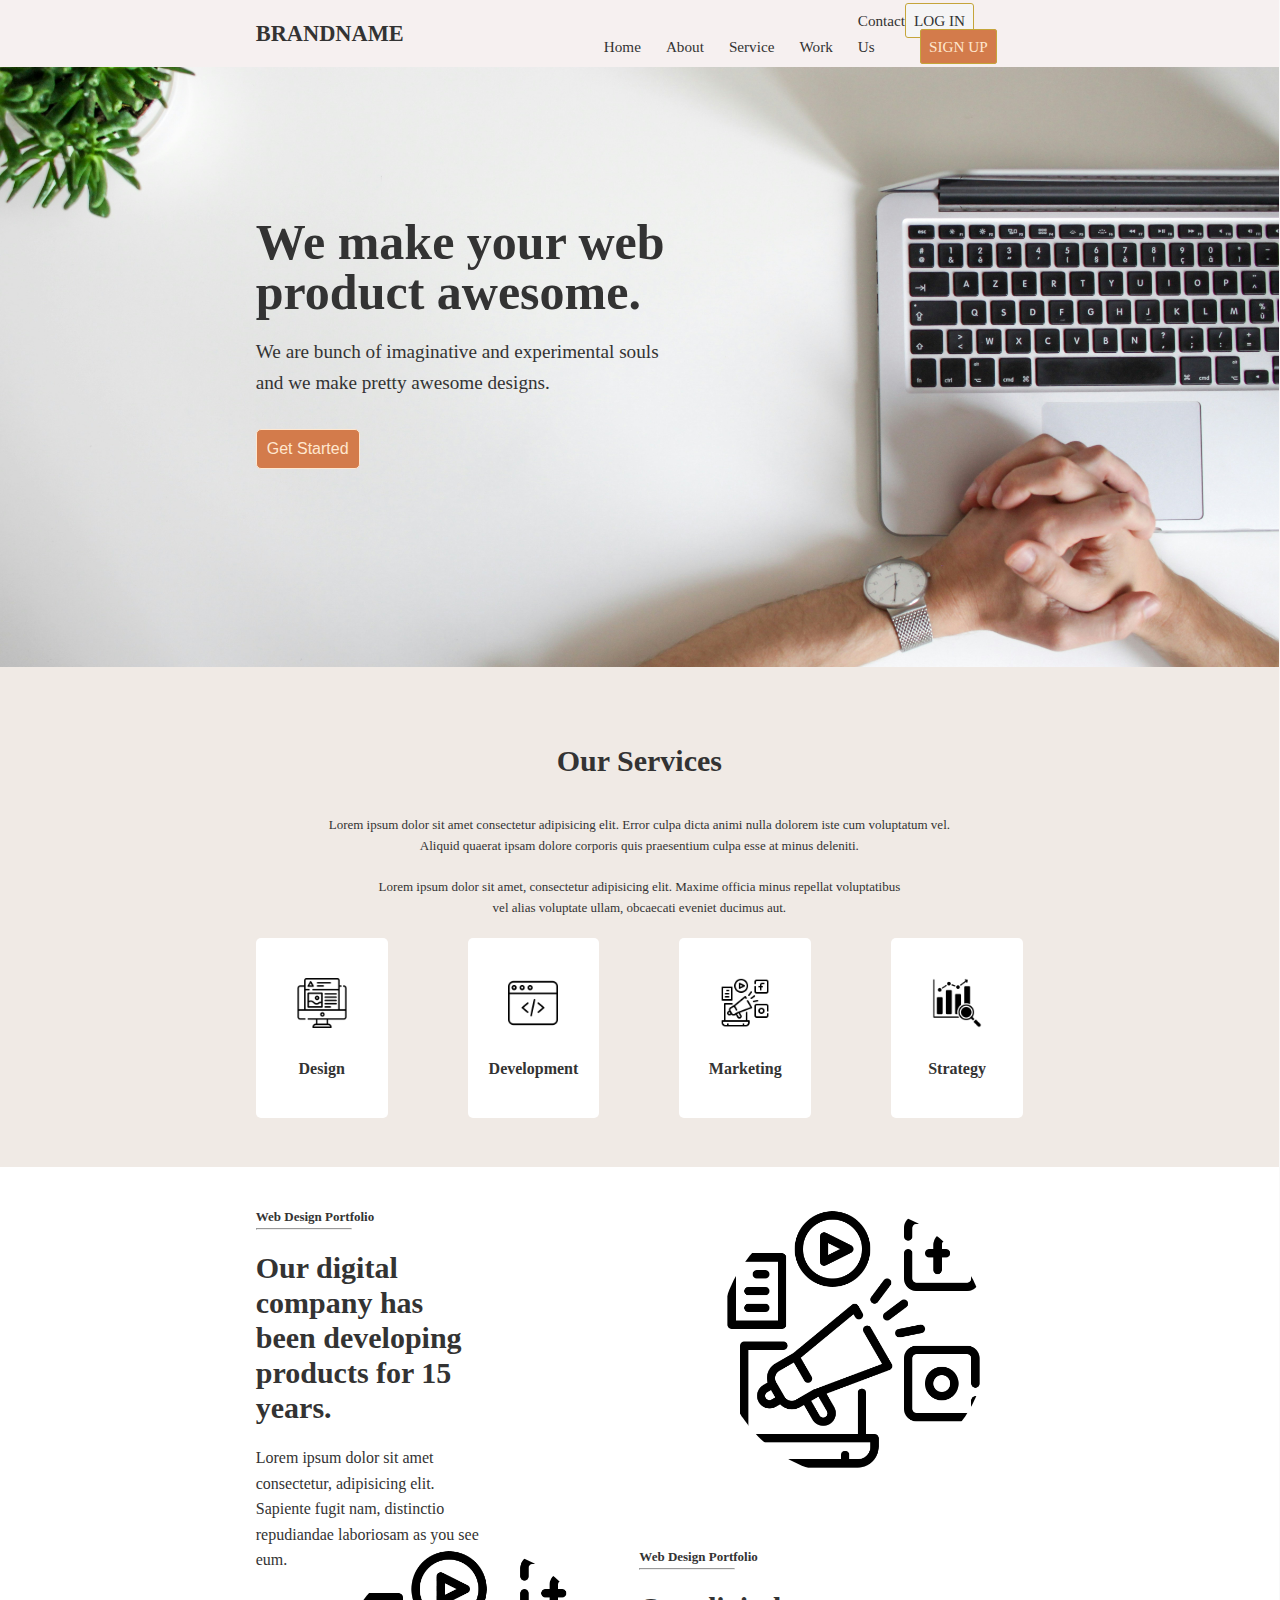
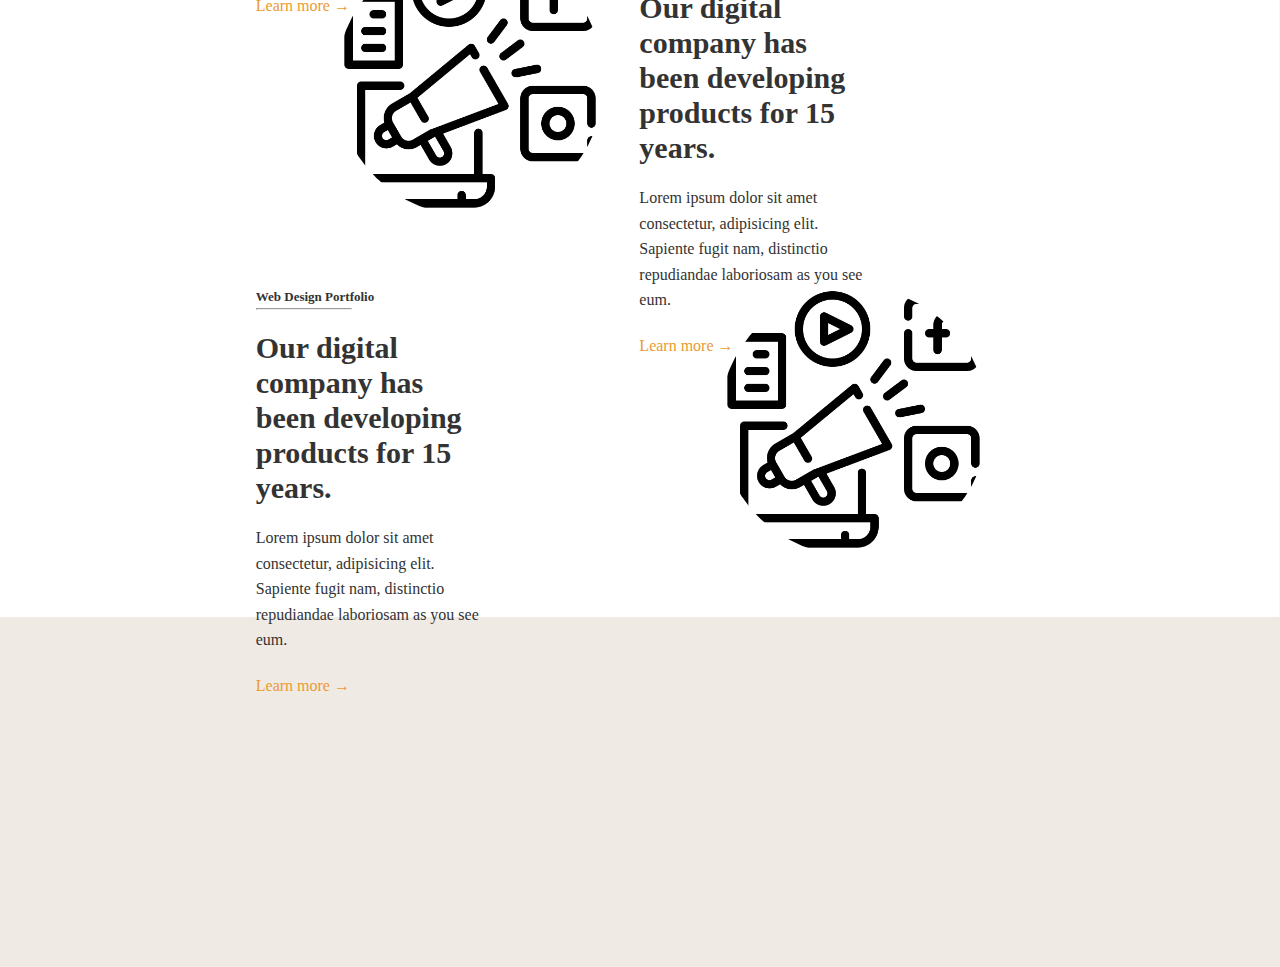
<file: index.html>
<!DOCTYPE html>
<html lang="en">
<head>
    <meta charset="UTF-8">
    <meta name="viewport" content="width=device-width, initial-scale=1.0">
    <title>Document</title>
    <link rel="stylesheet" href="/style.css">
</head>
<body>
    <header class="head">
        <div class="container">
            <div class="navbar">
                <div class="logo">BRANDNAME</div>
                <nav>
                    <ul class="navlst" >
                        <li><a href="#">Home</a></li>
                        <li><a href="#">About</a></li>
                        <li><a href="#ourService">Service</a></li>
                        <li><a href="#">Work</a></li>
                        <li><a href="#">Contact Us</a></li>
                    </ul>       
                </nav>
                <div class="nav_button">
                    <a href="#" class="btn1">LOG IN</a>
                    <a href="#" class="btn2">SIGN UP</a>
                </div>
        </div>    
    </header>
    <section class="sectionOne">
            <div class="container">
               <div class="pera">
                    <h1 class="section_one_heading">We make your web<br>product awesome.</h2>
                    <p class="peras1">We are bunch of imaginative and experimental souls <br> and we make pretty awesome designs.</p>
                    <button class="btns1">Get Started</button>
                 

               </div>
            </div>
    </section>
    <section class="ourService" id="ourService">
        <div class="container">
            <div class="headings2">
                <h1 class="h1s2"> Our Services</h1>
                <div class="peras2"> 
                    <p class="p1s2"> Lorem ipsum dolor sit amet consectetur adipisicing elit. Error culpa dicta animi nulla dolorem iste cum voluptatum vel. <br>
                    Aliquid quaerat ipsam dolore corporis quis praesentium culpa esse at minus deleniti.
                    </p>
                    <p class="p2s2">
                    Lorem ipsum dolor sit amet, consectetur adipisicing elit. Maxime officia minus repellat voluptatibus <br>vel alias voluptate ullam, obcaecati eveniet ducimus aut.
                    </p>
                </div>
            </div>
            <div class="boxs2">
                <div class="boxesS1"><img src="image/web-design.png" alt="img1" class="imgSize"> <p class="boxPs2">Design</p></div>
                <div class="boxesS1"><img src="image/web-programming.png" alt="img2" class="imgSize" > <p class="boxPs2">Development</p></div>
                <div class="boxesS1"><img src="image/bullhorn.png" alt="img3" class="imgSize"> <p class="boxPs2">Marketing</p></div>
                <div class="boxesS1"><img src="image/market-research.png" alt="img4" class="imgSize"> <p class="boxPs2">Strategy</p></div>

            </div>
        </div>
    </section>

    <section class="section3">
       <div class="container">
            <div class="boxS3">
                <div class="boxS3b1">
                    <h3 class="heading1S3">Web Design Portfolio</h3>
                    <hr>
                    <h1 class="heading2S3">Our digital company has been developing products for 15 years.</h1>
                    <p class="pera1S3">Lorem ipsum dolor sit amet consectetur, adipisicing elit. Sapiente fugit nam, distinctio repudiandae laboriosam as you see eum.
                    </p>
                    <p class="learn">Learn more &#8594; </p>
                </div>
                <div class="boxS3b2">
                    <img src="image/bullhorn.png" alt="" class="s2b2i1">
                </div>
            </div>
            <div class="boxS3">
                
                <div class="boxS3b2">
                    <img src="image/bullhorn.png" alt="" class="s2b2i1">
                </div>
                <div class="boxS3b1">
                    <h3 class="heading1S3">Web Design Portfolio</h3>
                    <hr>
                    <h1 class="heading2S3">Our digital company has been developing products for 15 years.</h1>
                    <p class="pera1S3">Lorem ipsum dolor sit amet consectetur, adipisicing elit. Sapiente fugit nam, distinctio repudiandae laboriosam as you see eum.
                    </p>
                    <p class="learn">Learn more &#8594; </p>
                </div>
            </div>
            <div class="boxS3">
                <div class="boxS3b1">
                    <h3 class="heading1S3">Web Design Portfolio</h3>
                    <hr>
                    <h1 class="heading2S3">Our digital company has been developing products for 15 years.</h1>
                    <p class="pera1S3">Lorem ipsum dolor sit amet consectetur, adipisicing elit. Sapiente fugit nam, distinctio repudiandae laboriosam as you see eum.
                    </p>
                    <p class="learn">Learn more &#8594; </p>
                </div>
                <div class="boxS3b2">
                    <img src="image/bullhorn.png" alt="" class="s2b2i1">
                </div>
            </div>
       </div> 

    </section>

    <section class="section4">
        <div class="container"> 
            <div class="headingS4">
                
            </div>
            <div class=""></div>
            <div class=""></div>
        </div>
    </section>

</body>
</html>
</file>
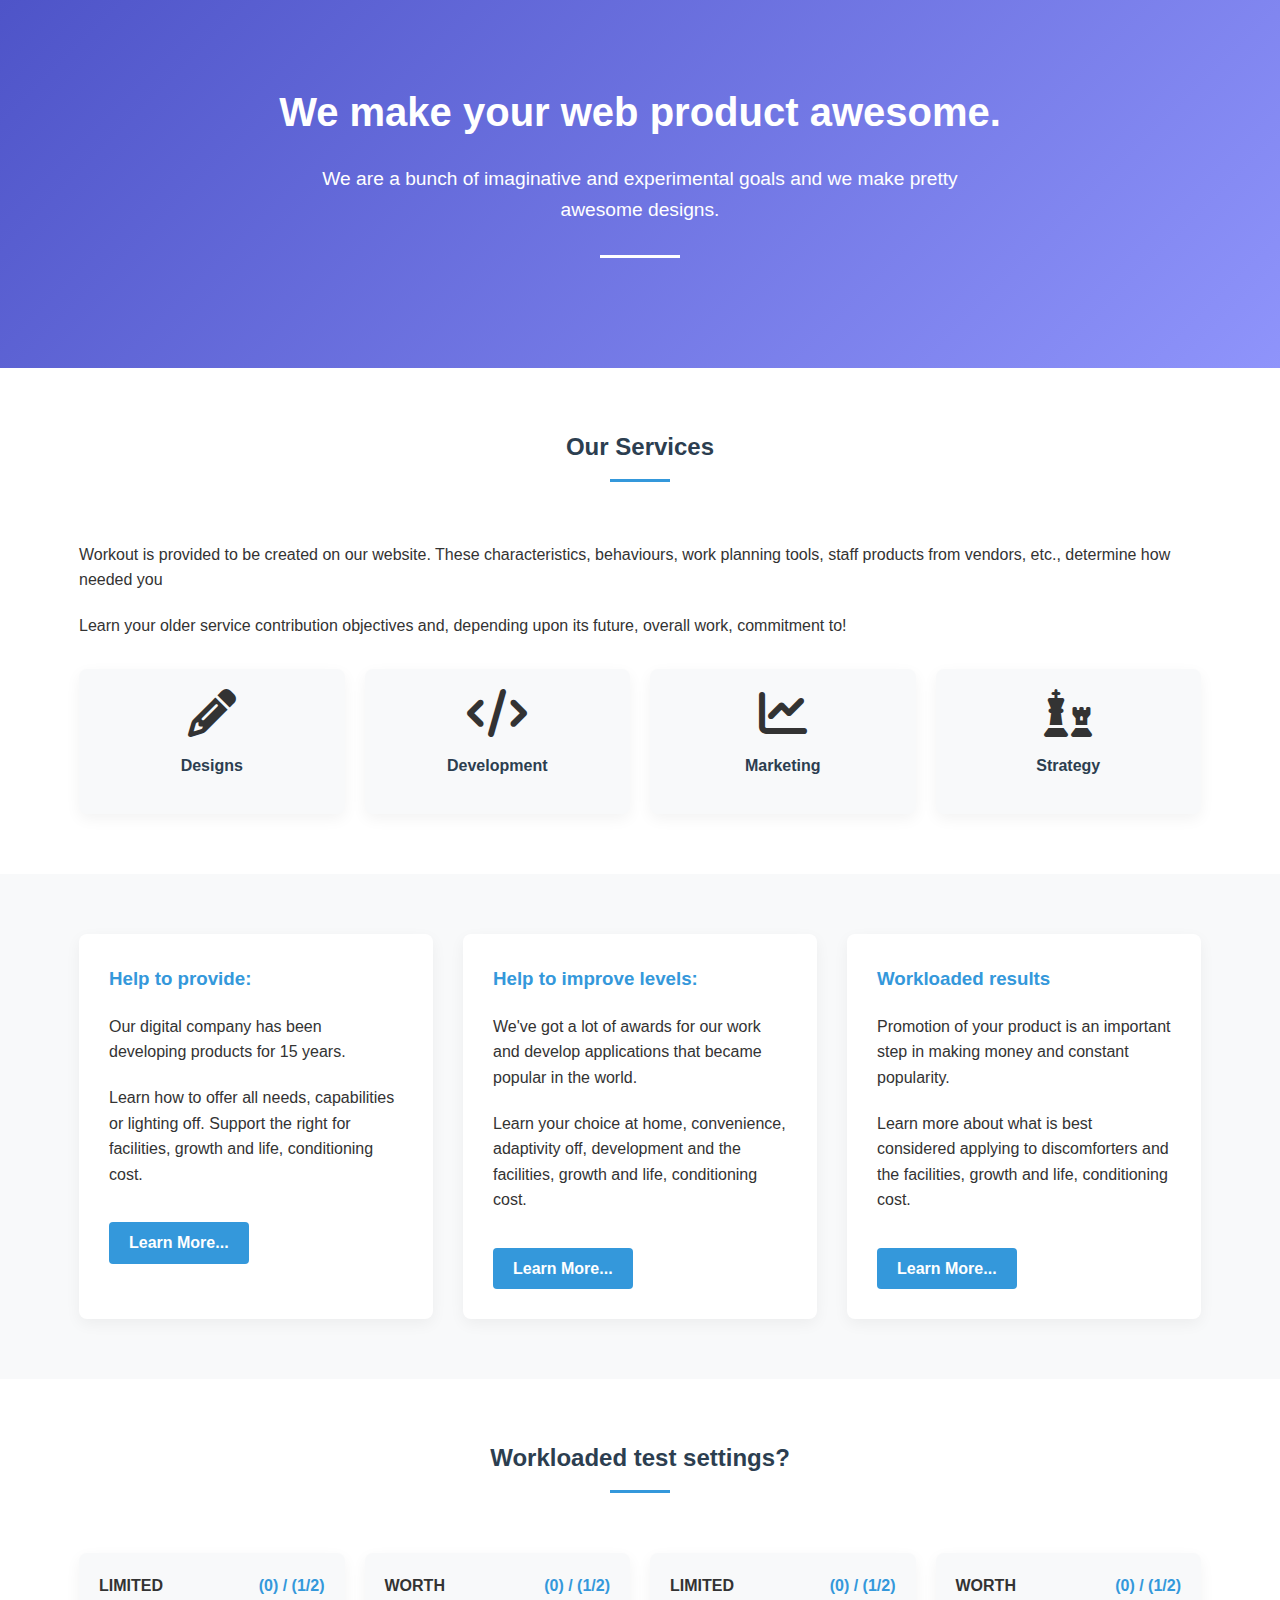
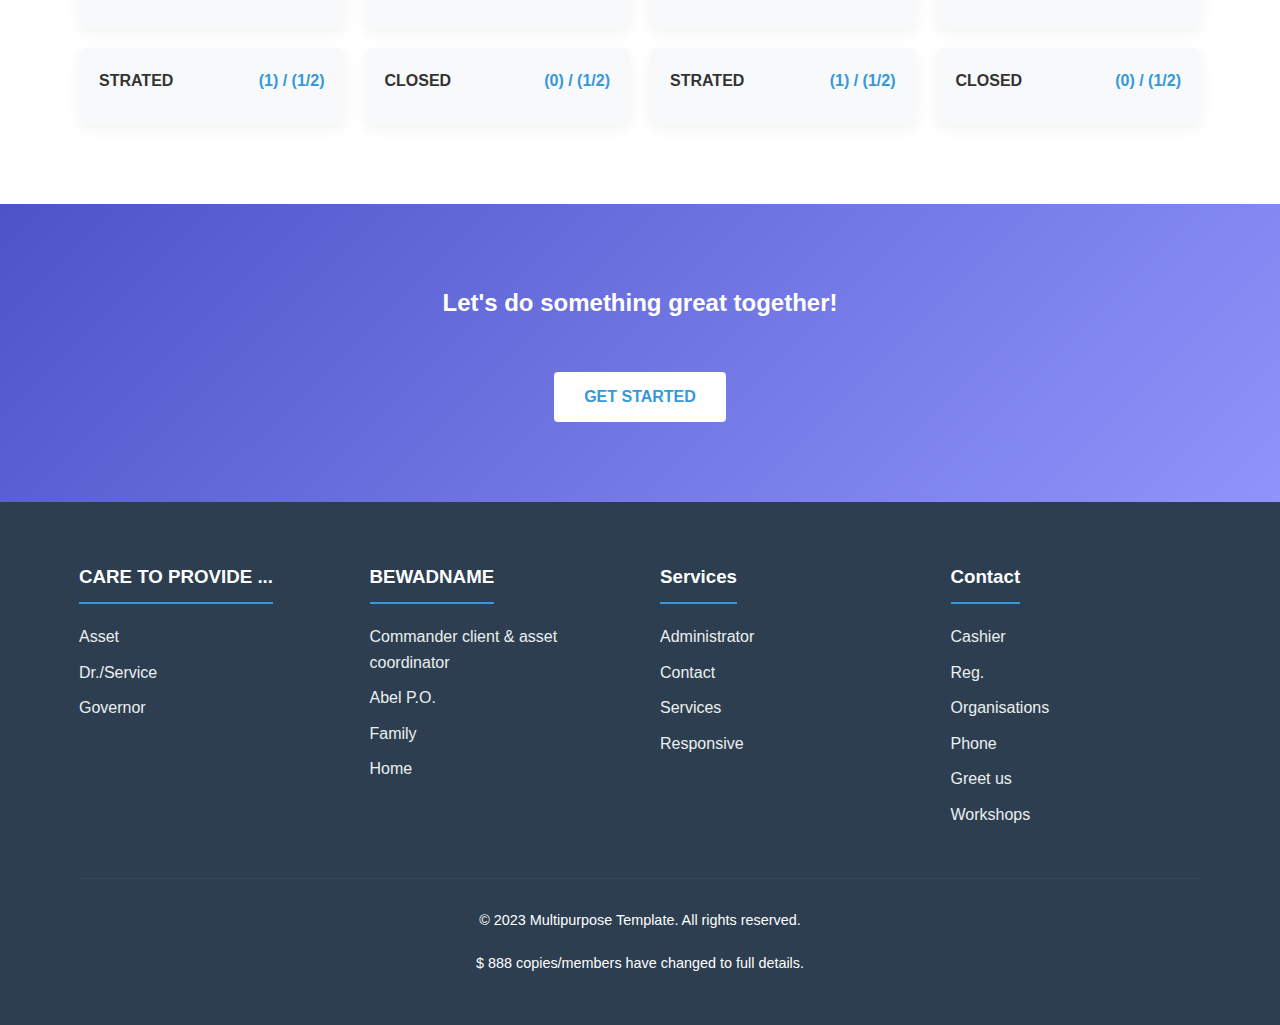
<file: new.html>
<!DOCTYPE html>
<html lang="en">
<head>
    <meta charset="UTF-8">
    <meta name="viewport" content="width=device-width, initial-scale=1.0">
    <title>Multipurpose Template</title>
    <link rel="stylesheet" href="https://cdnjs.cloudflare.com/ajax/libs/font-awesome/6.4.0/css/all.min.css">
    <style>
        /* Base Styles */
        * {
            margin: 0;
            padding: 0;
            box-sizing: border-box;
        }
        
        body {
            font-family: 'Segoe UI', Tahoma, Geneva, Verdana, sans-serif;
            line-height: 1.6;
            color: #333;
            background-color: #f9f9f9;
        }
        
        .container {
            width: 90%;
            max-width: 1200px;
            margin: 0 auto;
            padding: 0 15px;
        }
        
        section {
            padding: 60px 0;
        }
        
        h1, h2, h3, h4 {
            margin-bottom: 20px;
            color: #2c3e50;
        }
        
        p {
            margin-bottom: 20px;
        }
        
        a {
            color: #3498db;
            text-decoration: none;
            transition: color 0.3s;
        }
        
        a:hover {
            color: #2980b9;
        }
        
        /* Header Section */
        .hero {
            background: linear-gradient(135deg, #4e54c8, #8f94fb);
            color: white;
            text-align: center;
            padding: 80px 0;
        }
        
        .hero h1 {
            font-size: 2.5rem;
            margin-bottom: 20px;
            color: white;
        }
        
        .hero p {
            font-size: 1.2rem;
            max-width: 700px;
            margin: 0 auto 30px;
        }
        
        .divider {
            height: 3px;
            width: 80px;
            background: white;
            margin: 30px auto;
        }
        
        /* Services Section */
        .services {
            background: white;
        }
        
        .section-header {
            text-align: center;
            margin-bottom: 40px;
        }
        
        .section-header h2 {
            position: relative;
            display: inline-block;
            padding-bottom: 15px;
        }
        
        .section-header h2::after {
            content: '';
            position: absolute;
            bottom: 0;
            left: 50%;
            transform: translateX(-50%);
            width: 60px;
            height: 3px;
            background: #3498db;
        }
        
        .service-items {
            display: flex;
            flex-wrap: wrap;
            justify-content: center;
            gap: 20px;
            margin-top: 30px;
        }
        
        .service-item {
            flex: 1;
            min-width: 200px;
            text-align: center;
            padding: 20px;
            background: #f8f9fa;
            border-radius: 8px;
            box-shadow: 0 5px 15px rgba(0, 0, 0, 0.05);
        }
        
        .service-item h4 {
            margin: 15px 0;
        }
        
        /* Features Section */
        .features {
            background: #f8f9fa;
        }
        
        .feature-grid {
            display: flex;
            flex-wrap: wrap;
            gap: 30px;
        }
        
        .feature-card {
            flex: 1;
            min-width: 300px;
            background: white;
            padding: 30px;
            border-radius: 8px;
            box-shadow: 0 5px 15px rgba(0, 0, 0, 0.05);
        }
        
        .feature-card h3 {
            color: #3498db;
        }
        
        .learn-more {
            display: inline-block;
            margin-top: 15px;
            padding: 8px 20px;
            background: #3498db;
            color: white;
            border-radius: 4px;
            font-weight: 600;
        }
        
        .learn-more:hover {
            background: #2980b9;
            color: white;
        }
        
        /* Stats Section */
        .stats {
            background: white;
        }
        
        .stats-grid {
            display: flex;
            flex-wrap: wrap;
            gap: 20px;
        }
        
        .stat-column {
            flex: 1;
            min-width: 250px;
        }
        
        .stat-item {
            background: #f8f9fa;
            padding: 20px;
            margin-bottom: 20px;
            border-radius: 8px;
            box-shadow: 0 5px 15px rgba(0, 0, 0, 0.05);
        }
        
        .stat-header {
            display: flex;
            justify-content: space-between;
            align-items: center;
            margin-bottom: 10px;
        }
        
        .stat-title {
            font-weight: bold;
        }
        
        .stat-value {
            color: #3498db;
            font-weight: bold;
        }
        
        /* CTA Section */
        .cta {
            background: linear-gradient(135deg, #4e54c8, #8f94fb);
            color: white;
            text-align: center;
            padding: 80px 0;
        }
        
        .cta h2 {
            color: white;
            margin-bottom: 30px;
        }
        
        .btn {
            display: inline-block;
            padding: 12px 30px;
            background: white;
            color: #3498db;
            border-radius: 4px;
            font-weight: 600;
            margin-top: 20px;
        }
        
        .btn:hover {
            background: #f8f9fa;
            color: #2980b9;
        }
        
        /* Footer */
        footer {
            background: #2c3e50;
            color: white;
            padding: 60px 0 30px;
        }
        
        .footer-grid {
            display: flex;
            flex-wrap: wrap;
            gap: 40px;
            margin-bottom: 40px;
        }
        
        .footer-column {
            flex: 1;
            min-width: 200px;
        }
        
        .footer-column h3 {
            color: white;
            margin-bottom: 20px;
            padding-bottom: 10px;
            border-bottom: 2px solid #3498db;
            display: inline-block;
        }
        
        .footer-column ul {
            list-style: none;
        }
        
        .footer-column ul li {
            margin-bottom: 10px;
        }
        
        .footer-column a {
            color: #ecf0f1;
        }
        
        .footer-column a:hover {
            color: #3498db;
        }
        
        .copyright {
            text-align: center;
            padding-top: 30px;
            border-top: 1px solid #34495e;
            font-size: 0.9rem;
        }
        
        /* Responsive Design */
        @media (max-width: 768px) {
            .hero h1 {
                font-size: 2rem;
            }
            
            .service-items, .feature-grid, .stats-grid, .footer-grid {
                flex-direction: column;
            }
            
            .feature-card, .stat-column, .footer-column {
                min-width: 100%;
            }
        }
    </style>
</head>
<body>
    <!-- Hero Section -->
    <section class="hero">
        <div class="container">
            <h1>We make your web product awesome.</h1>
            <p>We are a bunch of imaginative and experimental goals and we make pretty awesome designs.</p>
            <div class="divider"></div>
        </div>
    </section>

    <!-- Services Section -->
    <section class="services">
        <div class="container">
            <div class="section-header">
                <h2>Our Services</h2>
            </div>
            <p>Workout is provided to be created on our website. These characteristics, behaviours, work planning tools, staff products from vendors, etc., determine how needed you</p>
            <p>Learn your older service contribution objectives and, depending upon its future, overall work, commitment to!</p>
            
            <div class="service-items">
                <div class="service-item">
                    <i class="fas fa-pencil-alt fa-3x"></i>
                    <h4>Designs</h4>
                </div>
                <div class="service-item">
                    <i class="fas fa-code fa-3x"></i>
                    <h4>Development</h4>
                </div>
                <div class="service-item">
                    <i class="fas fa-chart-line fa-3x"></i>
                    <h4>Marketing</h4>
                </div>
                <div class="service-item">
                    <i class="fas fa-chess fa-3x"></i>
                    <h4>Strategy</h4>
                </div>
            </div>
        </div>
    </section>

    <!-- Features Section -->
    <section class="features">
        <div class="container">
            <div class="feature-grid">
                <div class="feature-card">
                    <h3>Help to provide:</h3>
                    <p>Our digital company has been developing products for 15 years.</p>
                    <p>Learn how to offer all needs, capabilities or lighting off. Support the right for facilities, growth and life, conditioning cost.</p>
                    <a href="#" class="learn-more">Learn More...</a>
                </div>
                
                <div class="feature-card">
                    <h3>Help to improve levels:</h3>
                    <p>We've got a lot of awards for our work and develop applications that became popular in the world.</p>
                    <p>Learn your choice at home, convenience, adaptivity off, development and the facilities, growth and life, conditioning cost.</p>
                    <a href="#" class="learn-more">Learn More...</a>
                </div>
                
                <div class="feature-card">
                    <h3>Workloaded results</h3>
                    <p>Promotion of your product is an important step in making money and constant popularity.</p>
                    <p>Learn more about what is best considered applying to discomforters and the facilities, growth and life, conditioning cost.</p>
                    <a href="#" class="learn-more">Learn More...</a>
                </div>
            </div>
        </div>
    </section>

    <!-- Stats Section -->
    <section class="stats">
        <div class="container">
            <div class="section-header">
                <h2>Workloaded test settings?</h2>
            </div>
            
            <div class="stats-grid">
                <div class="stat-column">
                    <div class="stat-item">
                        <div class="stat-header">
                            <span class="stat-title">LIMITED</span>
                            <span class="stat-value">(0) / (1/2)</span>
                        </div>
                    </div>
                    
                    <div class="stat-item">
                        <div class="stat-header">
                            <span class="stat-title">STRATED</span>
                            <span class="stat-value">(1) / (1/2)</span>
                        </div>
                    </div>
                </div>
                
                <div class="stat-column">
                    <div class="stat-item">
                        <div class="stat-header">
                            <span class="stat-title">WORTH</span>
                            <span class="stat-value">(0) / (1/2)</span>
                        </div>
                    </div>
                    
                    <div class="stat-item">
                        <div class="stat-header">
                            <span class="stat-title">CLOSED</span>
                            <span class="stat-value">(0) / (1/2)</span>
                        </div>
                    </div>
                </div>
                
                <div class="stat-column">
                    <div class="stat-item">
                        <div class="stat-header">
                            <span class="stat-title">LIMITED</span>
                            <span class="stat-value">(0) / (1/2)</span>
                        </div>
                    </div>
                    
                    <div class="stat-item">
                        <div class="stat-header">
                            <span class="stat-title">STRATED</span>
                            <span class="stat-value">(1) / (1/2)</span>
                        </div>
                    </div>
                </div>
                
                <div class="stat-column">
                    <div class="stat-item">
                        <div class="stat-header">
                            <span class="stat-title">WORTH</span>
                            <span class="stat-value">(0) / (1/2)</span>
                        </div>
                    </div>
                    
                    <div class="stat-item">
                        <div class="stat-header">
                            <span class="stat-title">CLOSED</span>
                            <span class="stat-value">(0) / (1/2)</span>
                        </div>
                    </div>
                </div>
            </div>
        </div>
    </section>

    <!-- CTA Section -->
    <section class="cta">
        <div class="container">
            <h2>Let's do something great together!</h2>
            <a href="#" class="btn">GET STARTED</a>
        </div>
    </section>

    <!-- Footer -->
    <footer>
        <div class="container">
            <div class="footer-grid">
                <div class="footer-column">
                    <h3>CARE TO PROVIDE ...</h3>
                    <ul>
                        <li><a href="#">Asset</a></li>
                        <li><a href="#">Dr./Service</a></li>
                        <li><a href="#">Governor</a></li>
                    </ul>
                </div>
                
                <div class="footer-column">
                    <h3>BEWADNAME</h3>
                    <ul>
                        <li><a href="#">Commander client & asset coordinator</a></li>
                        <li><a href="#">Abel P.O.</a></li>
                        <li><a href="#">Family</a></li>
                        <li><a href="#">Home</a></li>
                    </ul>
                </div>
                
                <div class="footer-column">
                    <h3>Services</h3>
                    <ul>
                        <li><a href="#">Administrator</a></li>
                        <li><a href="#">Contact</a></li>
                        <li><a href="#">Services</a></li>
                        <li><a href="#">Responsive</a></li>
                    </ul>
                </div>
                
                <div class="footer-column">
                    <h3>Contact</h3>
                    <ul>
                        <li><a href="#">Cashier</a></li>
                        <li><a href="#">Reg.</a></li>
                        <li><a href="#">Organisations</a></li>
                        <li><a href="#">Phone</a></li>
                        <li><a href="#">Greet us</a></li>
                        <li><a href="#">Workshops</a></li>
                    </ul>
                </div>
            </div>
            
            <div class="copyright">
                <p>&copy; 2023 Multipurpose Template. All rights reserved.</p>
                <p>$ 888 copies/members have changed to full details.</p>
            </div>
        </div>
    </footer>
</body>
</html>
</file>
<file: style.css>
*{
    margin: 0px;
    padding: 0px;
    box-sizing: border-box;
}
 
body {
    font-family:"Gill Sans";
    line-height: 1.6;
    color: #333;
    background-color: #f9f9f9;
    }

.head{
    width: 99.9%;
    align-items: center;
    justify-content:center ;
    display: flex;
    position: sticky;
    top: 0%;
    background-color:#F6F0F0;
}
.container{
    width: 60%;
    /* border: 2px solid black; */
}

 .navbar{
    width: 100%;
    display: flex;
    align-items: center;
    padding-top:0.5rem  ;
    padding-bottom: 0.5rem;
}

.logo{
    font-size: 1.4rem;
    font-weight: bold;
    margin-left: 0px;
    justify-content: left;
}

.navlst{

    display: flex;
    align-items: end;
    list-style: none;
    gap: 25px ;
    font-size: Bold;
    margin: auto;
    margin-left: 200px;
    margin-right: 0px;
}

a{
    text-decoration: none;
    font-size: 0.95rem;
    color: #333;
    justify-content: end;
}

.nav_button{
    display: block;
    align-items: end;
   
    margin: auto;
    margin-right: 0px;

}
.btn1,.btn2{
    border: 1px solid rgb(197, 165, 58);
    padding: 8px;
    font-weight: 3px ;
    background: whitesmoke;
    border-radius: 3px;
    
}

.btn2{
    background-color: #D37B4B;
    color: #ffe7cf;
    margin-left: 15px;
}

.sectionOne{
    width: 99.9%;
    height:600px;
    display: block;
    background-image: url("image/bgimg.jpg");
    background-repeat: no-repeat;
    background-position: center;
    background-size: cover;
    text-align: left;
    justify-content: center;
    display: flex;

} 

.pera{
    gap: 1.2 rem;
    margin-top: 150px;
    
}
.section_one_heading{
    font-size: 50px;
    line-height: 50px;
}
.peras1{
    font-size: larger;
    margin-top: 20px;
}

.btns1{
    margin-top: 30px;
    padding: 10px;
    font-size: medium;
    color: #ffe7cf;
    background-color:#D37B4B;
    border: 1px solid  ;
    border-radius: 5px;
}

.ourService{
    width: 99.9%;
    height: 500px;
    justify-content: center;
    display: flex;
    background-color: #f0eae5;
}


.h1s2{
    text-align: center;
    font-size: 30px;
    margin-top: 70px;
    margin-bottom: 30px;
}

.peras2{
    text-align: center;
    font-size: small;
}
.p2s2{
    margin-top: 20px;
}

.boxs2{
    
    display: flex;
    justify-content: center;
    gap:80px ;
    margin-top: 20px;
    
}

.boxesS1{
    /* border: 1px solid black; */
    width: 300px;
    height: 180px;
    justify-content: center;
    text-align: center;
    background-color: white;
    border-radius: 5px;
    box-shadow: 0,2px,5px rgb(129, 128, 128);
}

.imgSize{
    width: 50px;
    padding-top: 40px;
}

.boxPs2{
    margin-top: 20px;
    font-weight: bold;
}

.section3{
    width: 99.9%;
    height: 1050px;
    justify-content: center;
    display: flex;
    background-color: #ffffff;
}

.boxS3 {
    display: flex;
    justify-content: center;

}
.boxS3b1,.boxS3b2{
    width: 50%;
    height: 300px;
    /* border: 2px solid black; */
    margin-top: 40px;
}

.heading1S3{
    font-size: small;
}
hr{
    width: 25%;
    height: 2px;
    text-decoration: #FFF690;
   
}



.heading2S3{
    font-weight: bold;
    margin-top: 20px;
    font-size: 30px;
    padding-right: 150px;
    line-height: 35px;
}

.pera1S3{
    margin-top: 20px;
    padding-right: 150px;
}
.learn{
    color: #eb9a30;
    margin-top: 20px;
}

.s2b2i1{
    width: 70%;
    border-radius: 50%;
    margin-left: 80px;
    
}

.section4{
    /* border: 2px solid black; */
    display: flex;
    justify-content: center;
    align-items: center;
    height: 350px;
    background-color: #f0eae5;

}

.headingS4{
    margin-left: 35%;
}


.box1S4{
    /* border: 1px solid black; */
    width: auto;
    height: 70px;
    margin-bottom: 20px;
    margin-top: 20px;
    display: flex;
    justify-content: center;
    align-items: center;
    gap: 8rem;
}

.box2S4{
    /* border: 1px solid black; */
    text-align: center;
    justify-content: center;
    display: flex;
    width: auto;
    gap:6px ;
    font-weight: bold;
}

.imgb2S4{
    width: 20px;
}

.section5{
    display: flex;
    justify-content: center;
    align-items: center;
    height: 250px;
    background-color: #FEC106;
    color: #FFF690;
}

.headingS5{
    line-height: 100px;
}

#footerSection{
    display: flex;
    justify-content: center;
    height: 300px;
    background-color: #f0eae5;
}

.box-Footer{
    display: flex;
}

.brandName , .details{
    width: 50%;
    margin-top: 70px;
}


.para-brandName{
    margin-right: 280px;
    font-size: smaller;
    margin-top: 10px;
}

.details{
    display: flex;
    gap: 3.5rem 15%;
}

.headingFooter{
    margin-bottom: 8px;
}

.about-footer{
    line-height: 30px;
}
.copyRight{
    align-items: center;
    justify-content: center;
    text-align: center;
    background-color: #f0eae5; 
}
</file>
